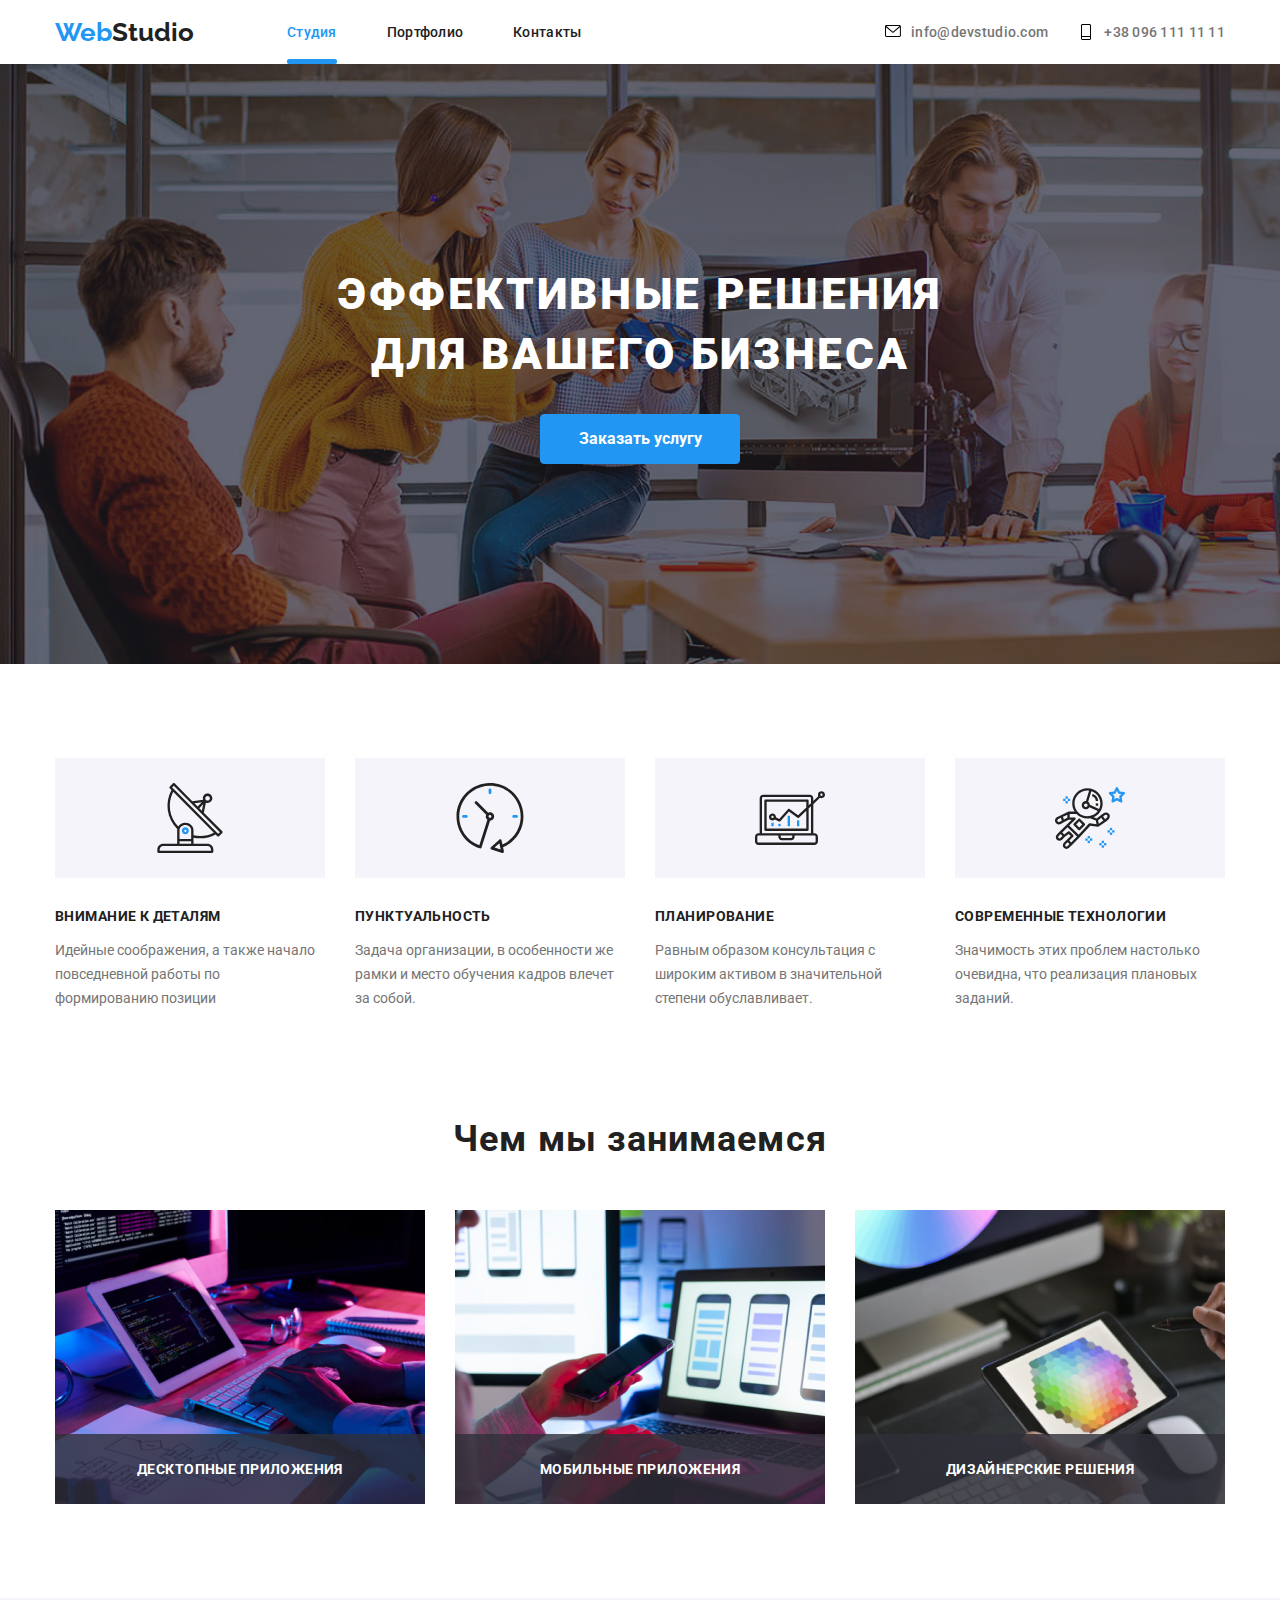
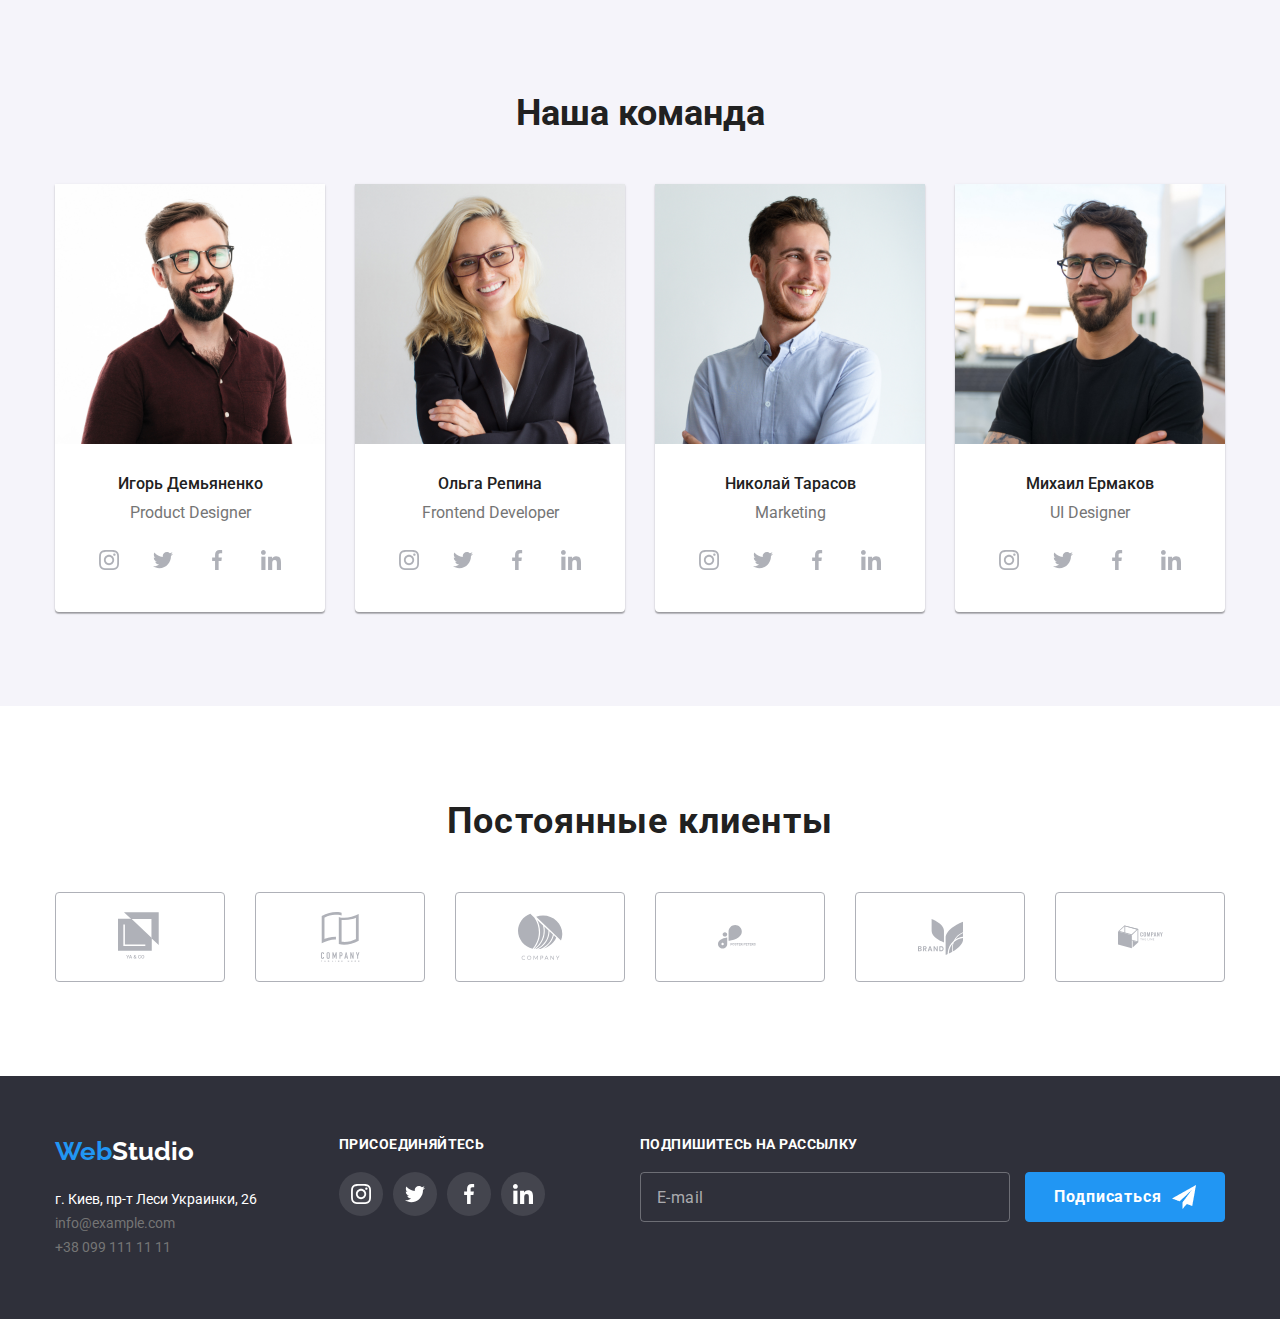
<file: index.html>
<!DOCTYPE html>
<html lang="en">

<head>
  <meta charset="UTF-8">
  <meta name="viewport" content="width=device-width, initial-scale=1.0">
  <link rel="stylesheet" href="https://cdnjs.cloudflare.com/ajax/libs/modern-normalize/1.0.0/modern-normalize.min.css">
  <link
    href="https://fonts.googleapis.com/css2?family=Raleway:wght@700;900&family=Roboto:ital,wght@0,100;0,400;0,500;0,700;0,900;1,400&display=swap"
    rel="stylesheet">
  <link rel="stylesheet" href="./css/main.min.css">
  <title>Web Studio</title>
</head>

<body>
  <header>
    <div class="container header-container">
      <nav class="header-navigation">
        <a href="./index.html" class="logo"><span class="logo-first">Web</span><span
            class="logo-second-black">Studio</span></a>
        <ul class="navigation">
          <li>
            <a class="current" href="./index.html">
              Студия
            </a>
          </li>
          <li>
            <a href="./portfolio.html">
              Портфолио
            </a>
          </li>
          <li>
            <a href="">
              Контакты
            </a>
          </li>
        </ul>
      </nav>
      <ul class="contact">
        <li>
          <a href="mailto:info@example.com" class="contact-text">
            <svg class="envelope">
              <use href="./img/sprite.svg#icon-envelope"></use>
            </svg>info@devstudio.com
          </a>
        </li>
        <li>
          <a href="tel:+380991111111" class="contact-text contact-text-vector">
            <svg class="vector">
              <use href="./img/sprite.svg#icon-vector"></use>
            </svg>+38 096 111 11 11</a>
        </li>
      </ul>
    </div>
  </header>
  <main>
    <section class="main-head">
      <h1>Эффективные решения<br />для вашего бизнеса</h1>
      <button class="button" type="button" data-modal-open>Заказать услугу</button>
    </section>
    <section class="advantages">
      <h2 class="visually-hidden">Наши преимущества</h2>
      <div class="container">
        <ul>
          <li class="advantages-items">
            <h3>
              Внимание к деталям
            </h3>
            <p>
              Идейные соображения, а также начало повседневной работы по формированию позиции
            </p>
          </li>
          <li class="advantages-items">
            <h3>
              Пунктуальность
            </h3>
            <p>
              Задача организации, в особенности же рамки и место обучения кадров влечет за собой.
            </p>
          </li>
          <li class="advantages-items">
            <h3>
              Планирование
            </h3>
            <p>
              Равным образом консультация с широким активом в значительной степени обуславливает.
            </p>
          </li>
          <li class="advantages-items">
            <h3>
              Современные технологии
            </h3>
            <p>
              Значимость этих проблем настолько очевидна, что реализация плановых заданий.
            </p>
          </li>
        </ul>
      </div>
    </section>
    <section class="work-types">
      <div class="container">
        <h2>Чем мы занимаемся</h2>
        <ul class="work-types-list">
          <li class="work-types-items">
            <a href=""><img src="./img/img.png" alt="Картинка" width="370"></a>
            <div class="description">
              <p>
                Десктопные приложения
              </p>
            </div>
          </li>
          <li class="work-types-items">
            <a href=""><img src="./img/img2.png" alt="Картинка" width="370"></a>
            <div class="description">
              <p>
                Мобильные приложения
              </p>
            </div>
          </li>
          <li class="work-types-items">
            <a href=""><img src="./img/img3.png" alt="Картинка" width="370"></a>
            <div class="description">
              <p>
                Дизайнерские решения
              </p>
            </div>
          </li>
        </ul>
      </div>
    </section>
    <section class="team">
      <div class="container">
        <h2>Наша команда</h2>
        <ul class="team-list">
          <li class="team-list-item">
            <img src="./img/photo/IgorDem.jpg" alt="Фото работника" width="270">
            <h3>Игорь Демьяненко</h3>
            <p>Product Designer</p>
            <div class="team-bottom-container">
              <div class="icon-container">
                <svg class="team-bottom-icon">
                  <use href="./img/sprite.svg#icon-instagram"></use>
                </svg>
              </div>
              <div class="icon-container">
                <svg class="team-bottom-icon">
                  <use href="./img/sprite.svg#icon-twitter"></use>
                </svg>
              </div>
              <div class="icon-container">
                <svg class="team-bottom-icon">
                  <use href="./img/sprite.svg#icon-facebook"></use>
                </svg>
              </div>
              <div class="icon-container">
                <svg class="team-bottom-icon">
                  <use href="./img/sprite.svg#icon-linkedin"></use>
                </svg>
              </div>
            </div>
          </li>
          <li class="team-list-item">
            <img src="./img/photo/OlgaRep.jpg" alt="Фото работника" width="270">
            <h3>Ольга Репина</h3>
            <p>Frontend Developer</p>
            <div class="team-bottom-container">
              <div class="icon-container">
                <svg class="team-bottom-icon">
                  <use href="./img/sprite.svg#icon-instagram"></use>
                </svg>
              </div>
              <div class="icon-container">
                <svg class="team-bottom-icon">
                  <use href="./img/sprite.svg#icon-twitter"></use>
                </svg>
              </div>
              <div class="icon-container">
                <svg class="team-bottom-icon">
                  <use href="./img/sprite.svg#icon-facebook"></use>
                </svg>
              </div>
              <div class="icon-container">
                <svg class="team-bottom-icon">
                  <use href="./img/sprite.svg#icon-linkedin"></use>
                </svg>
              </div>
            </div>
          </li>
          <li class="team-list-item">
            <img src="./img/photo/NicolayTar.jpg" alt="Фото работника" width="270">
            <h3>Николай Тарасов</h3>
            <p>Marketing</p>
            <div class="team-bottom-container">
              <div class="icon-container">
                <svg class="team-bottom-icon">
                  <use href="./img/sprite.svg#icon-instagram"></use>
                </svg>
              </div>
              <div class="icon-container">
                <svg class="team-bottom-icon">
                  <use href="./img/sprite.svg#icon-twitter"></use>
                </svg>
              </div>
              <div class="icon-container">
                <svg class="team-bottom-icon">
                  <use href="./img/sprite.svg#icon-facebook"></use>
                </svg>
              </div>
              <div class="icon-container">
                <svg class="team-bottom-icon">
                  <use href="./img/sprite.svg#icon-linkedin"></use>
                </svg>
              </div>
            </div>
          </li>
          <li class="team-list-item">
            <img src="./img/photo/MishaErm.jpg" alt="Фото работника" width="270">
            <h3>Михаил Ермаков</h3>
            <p>UI Designer</p>
            <div class="team-bottom-container">
              <div class="icon-container">
                <svg class="team-bottom-icon">
                  <use href="./img/sprite.svg#icon-instagram"></use>
                </svg>
              </div>
              <div class="icon-container">
                <svg class="team-bottom-icon">
                  <use href="./img/sprite.svg#icon-twitter"></use>
                </svg>
              </div>
              <div class="icon-container">
                <svg class="team-bottom-icon">
                  <use href="./img/sprite.svg#icon-facebook"></use>
                </svg>
              </div>
              <div class="icon-container">
                <svg class="team-bottom-icon">
                  <use href="./img/sprite.svg#icon-linkedin"></use>
                </svg>
              </div>
            </div>
          </li>
        </ul>
      </div>
    </section>
    <section class="our_client">
      <div class="container">
        <h2>Постоянные клиенты</h2>
        <ul class="client-list">
          <li class="client">
            <svg>
              <use href="./img/sprite-logo.svg#icon-logo-one"></use>
            </svg>
          </li>
          <li class="client"><svg>
              <use href="./img/sprite-logo.svg#icon-logo-two"></use>
            </svg></li>
          <li class="client"><svg>
              <use href="./img/sprite-logo.svg#icon-logo-three"></use>
            </svg></li>
          <li class="client"><svg>
              <use href="./img/sprite-logo.svg#icon-logo-four"></use>
            </svg></li>
          <li class="client"><svg>
              <use href="./img/sprite-logo.svg#icon-logo-five"></use>
            </svg></li>
          <li class="client"><svg>
              <use href="./img/sprite-logo.svg#icon-logo-six"></use>
            </svg></li>
        </ul>
      </div>
    </section>
  </main>
  <footer class="footer">
    <div class="container">
      <div class="footer-left-side">
        <div class="footer-adress">
          <a href="" class="logo"><span class="logo-first">Web</span><span class="logo-second-white">Studio</span></a>
          <ul class="footer-contact">
            <li>
              <p>г. Киев, пр-т Леси Украинки, 26</p>
            </li>
            <li>
              <a href="mailto:info@example.com">
                info@example.com
              </a>
            </li>
            <li>
              <a href="tel:+380991111111">+38 099 111 11 11</a>
            </li>
          </ul>
        </div>
        <div class="footer-link">
          <h2>присоединяйтесь</h2>
          <ul class="footer-link-item">
            <li class="icon">
              <svg class="">
                <use href="./img/sprite.svg#icon-instagram"></use>
              </svg>
            </li>
            <li class="icon">
              <svg class="">
                <use href="./img/sprite.svg#icon-twitter"></use>
              </svg>
            </li>
            <li class="icon">
              <svg class="">
                <use href="./img/sprite.svg#icon-facebook"></use>
              </svg>
            </li>
            <li class="icon">
              <svg class="">
                <use href="./img/sprite.svg#icon-linkedin"></use>
              </svg>
            </li>
          </ul>
        </div>
      </div>

      <div class="footer-form">
        <p>Подпишитесь на рассылку</p>
        <form action="#" class="form">
          <input type="text" class="input" placeholder="E-mail" required>
          <button type="submit" class="form-button">Подписаться</button>
        </form>
      </div>
    </div>
  </footer>
  <div class="backdrop is-hidden" data-modal>
    <div class="modal">
      <div class="modal-form-wrapper">
        <p>Оставьте свои данные, мы вам перезвоним</p>
        <form action="#" class="modal-form">
          <label class="modal-input-label">
            Имя
            <span class="input-wrapper">
              <input type="text" name="client-name" class="input modal-input" required>
              <svg class="input-svg">
                <use href="./img/sprite.svg#icon-bust"></use>
              </svg>
            </span>
          </label>
          <label class="modal-input-label">
            Телефон
            <span class="input-wrapper">
              <input type="text" name="client-phone" class="input modal-input" required>
              <svg class="input-svg">
                <use href="./img/sprite.svg#icon-phone"></use>
              </svg>
            </span>
          </label>
          <label class="modal-input-label">
            Почта
            <span class="input-wrapper">
              <input type="text" name="client-mail" class="input modal-input" required>
              <svg class="input-svg">
                <use href="./img/sprite.svg#icon-mail"></use>
              </svg>
            </span>
          </label>
          <label class="modal-input-label">
            Комментарий
            <textarea name="client-message" placeholder="Введите текст"></textarea>
          </label>
          <label class="policy">
            <input value="policy" type="checkbox" class="policy-input visually-hidden">
            <b>Соглашаюсь с рассылкой и принимаю &nbsp;<a href="#">Условия договора</a></b>
          </label>
          <span class="button-wrapper">
            <button type="submit" class="button">Отправить</button>
          </span>
        </form>
      </div>
      <div class="modal-close-icon" data-modal-close>
        <svg>
          <use href="./img/sprite.svg#icon-close"></use>
        </svg>
      </div>
    </div>
  </div>
  <script src="./js/modal.js"></script>
</body>

</html>
</file>
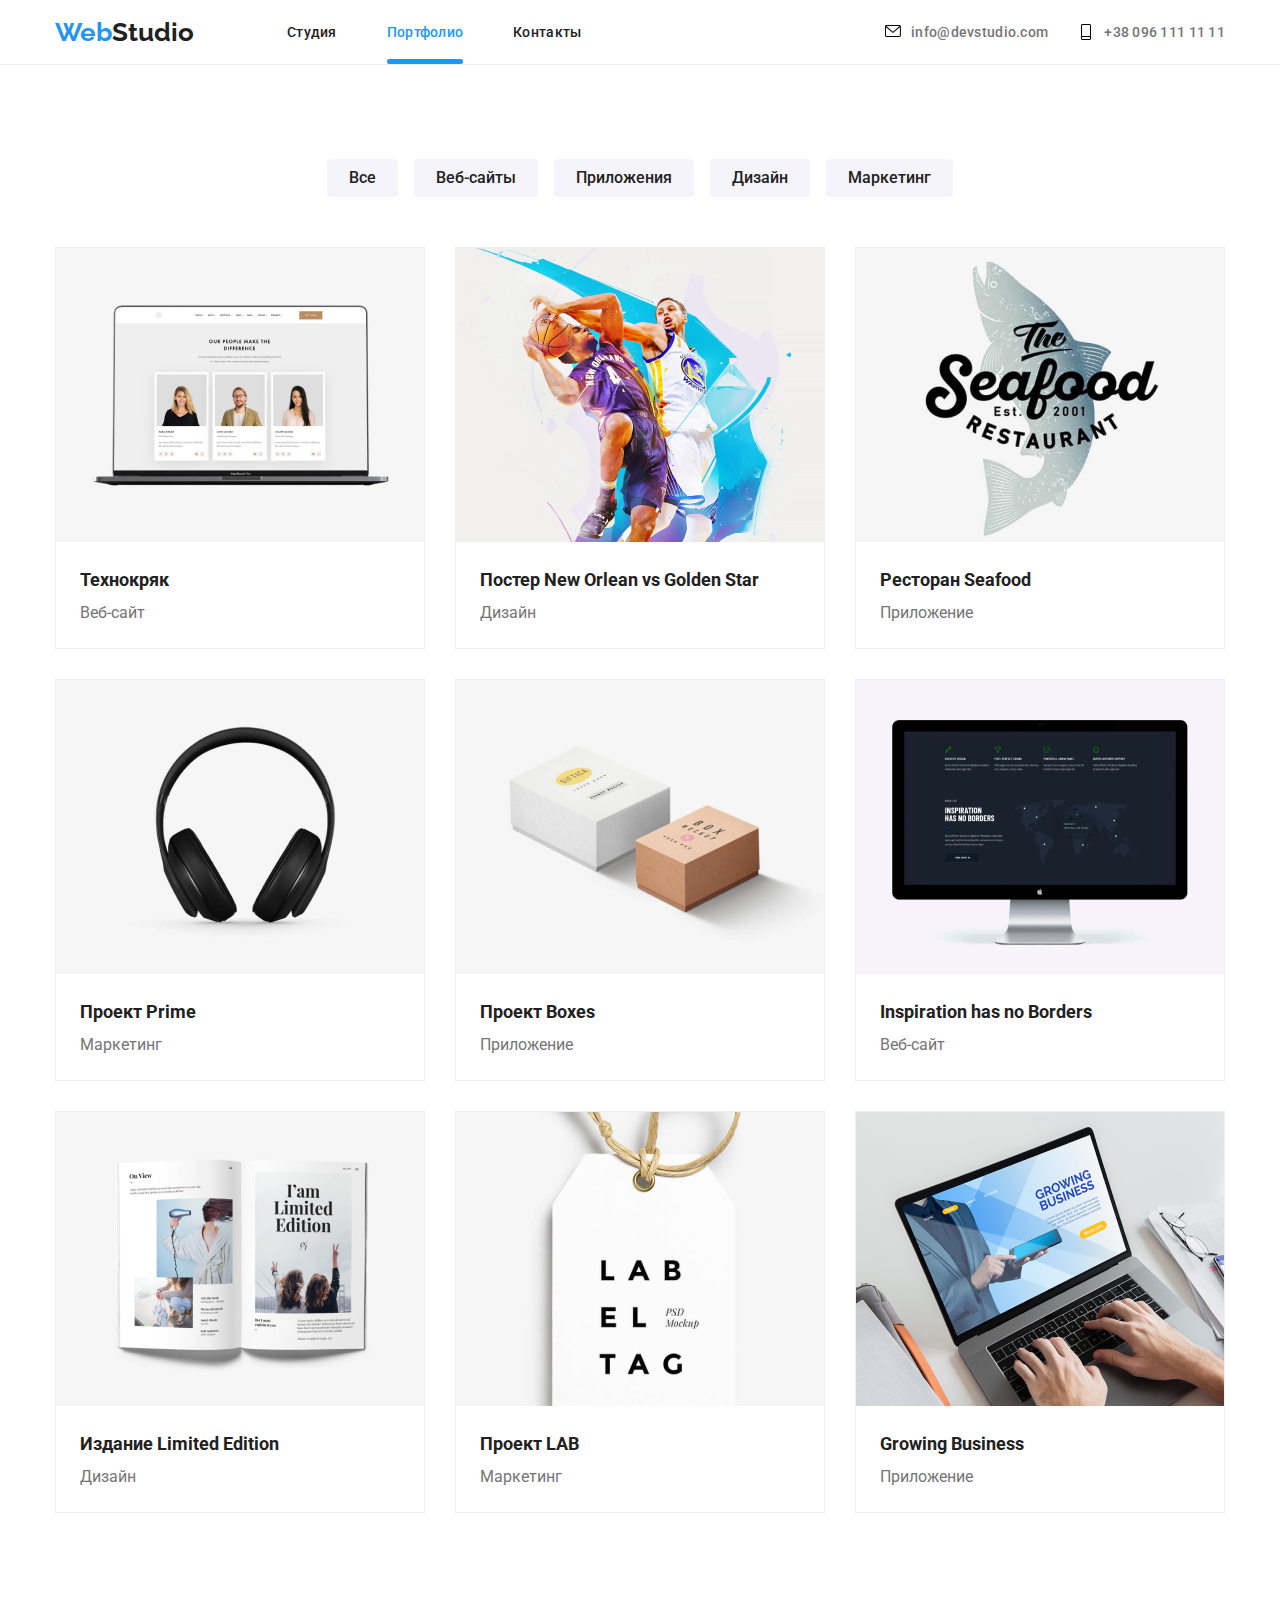
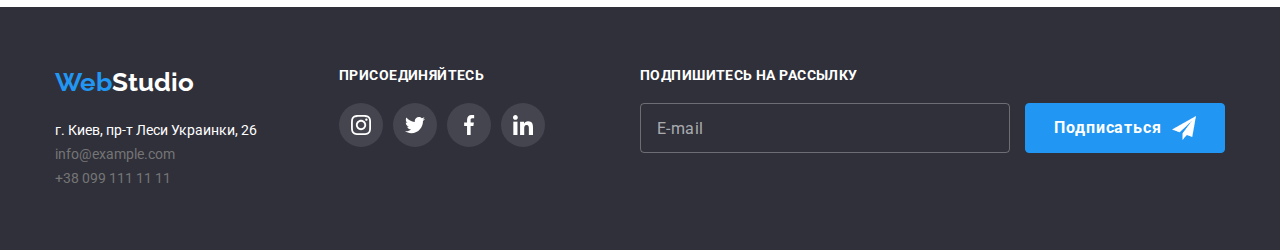
<file: portfolio.html>
<!DOCTYPE html>
<html lang="en">

<head>
  <meta charset="UTF-8">
  <meta name="viewport" content="width=device-width, initial-scale=1.0">
  <link
    href="https://fonts.googleapis.com/css2?family=Raleway:wght@700;900&family=Roboto:ital,wght@0,100;0,400;0,500;0,700;1,400&display=swap"
    rel="stylesheet">
  <link rel="stylesheet" href="./css/main.min.css">
  <link rel="stylesheet" href="https://cdnjs.cloudflare.com/ajax/libs/modern-normalize/1.0.0/modern-normalize.min.css">
  <title>Web Studio</title>
</head>

<body>
  <header class="portfolio-header">
    <div class="container header-container">
      <nav class="header-navigation">
        <a href="./index.html" class="logo"><span class="logo-first">Web</span><span
            class="logo-second-black">Studio</span></a>
        <ul class="navigation">
          <li>
            <a href="./index.html">
              Студия
            </a>
          </li>
          <li>
            <a class="current" href="./portfolio.html">
              Портфолио
            </a>
          </li>
          <li>
            <a href="">
              Контакты
            </a>
          </li>
        </ul>
      </nav>
      <ul class="contact">
        <li>
          <a href="mailto:info@example.com" class="contact-text">
            <svg class="envelope">
              <use href="./img/sprite.svg#icon-envelope"></use>
            </svg>info@devstudio.com
          </a>
        </li>
        <li>
          <a href="tel:+380991111111" class="contact-text contact-text-vector">
            <svg class="vector">
              <use href="./img/sprite.svg#icon-vector"></use>
            </svg>+38 096 111 11 11</a>
        </li>
      </ul>
    </div>
  </header>
  <main>
    <section class="portfolio">
      <div class="container">
        <div class="portfolio-nav">
          <button class="portf-nav-btn">Все</button>
          <button class="portf-nav-btn">Веб-сайты</button>
          <button class="portf-nav-btn">Приложения</button>
          <button class="portf-nav-btn">Дизайн</button>
          <button class="portf-nav-btn">Маркетинг</button>
        </div>
        <ul class="portfolio-item">
          <li class="item">
            <div class="item-image">
              <img src="./img/portfolio-image/img-one.png" alt="image" width="370" height="294">
              <div class="item-description">
                <p class="item-description-text">Технокряк это современная площадка распространения коронавируса.
                  Компании используют
                  эту платформу
                  для цифрового шпионажа и атак на защищённые сервера конкурентов.</p>
              </div>
            </div>
            <div class="item-text">
              <h2>Технокряк</h2>
              <p>Веб-сайт</p>
            </div>
          </li>
          <li class="item">
            <div class="item-image">
              <img src="./img/portfolio-image/img-two.png" alt="image" width="370" height="294">
              <div class="item-description">
                <p class="item-description-text">Технокряк это современная площадка распространения коронавируса.
                  Компании используют
                  эту платформу
                  для цифрового шпионажа и атак на защищённые сервера конкурентов.</p>
              </div>
            </div>
            <div class="item-text">
              <h2>Постер New Orlean vs Golden Star</h2>
              <p>Дизайн</p>
            </div>
          </li>
          <li class="item">
            <div class="item-image">
              <img src="./img/portfolio-image/img-three.png" alt="image" width="370" height="294">
              <div class="item-description">
                <p class="item-description-text">Технокряк это современная площадка распространения коронавируса.
                  Компании используют
                  эту платформу
                  для цифрового шпионажа и атак на защищённые сервера конкурентов.</p>
              </div>
            </div>
            <div class="item-text">
              <h2>Ресторан Seafood</h2>
              <p>Приложение</p>
            </div>
          </li>
          <li class="item">
            <div class="item-image">
              <img src="./img/portfolio-image/img-four.png" alt="image" width="370" height="294">
              <div class="item-description">
                <p class="item-description-text">Технокряк это современная площадка распространения коронавируса.
                  Компании используют
                  эту платформу
                  для цифрового шпионажа и атак на защищённые сервера конкурентов.</p>
              </div>
            </div>
            <div class="item-text">
              <h2>Проект Prime</h2>
              <p>Маркетинг</p>
            </div>
          </li>
          <li class="item">
            <div class="item-image">
              <img src="./img/portfolio-image/img-five.png" alt="image" width="370" height="294">
              <div class="item-description">
                <p class="item-description-text">Технокряк это современная площадка распространения коронавируса.
                  Компании используют
                  эту платформу
                  для цифрового шпионажа и атак на защищённые сервера конкурентов.</p>
              </div>
            </div>
            <div class="item-text">
              <h2>Проект Boxes</h2>
              <p>Приложение</p>
            </div>
          </li>
          <li class="item">
            <div class="item-image">
              <img src="./img/portfolio-image/img-six.png" alt="image" width="370" height="294">
              <div class="item-description">
                <p class="item-description-text">Технокряк это современная площадка распространения коронавируса.
                  Компании используют
                  эту платформу
                  для цифрового шпионажа и атак на защищённые сервера конкурентов.</p>
              </div>
            </div>
            <div class="item-text">
              <h2>Inspiration has no Borders</h2>
              <p>Веб-сайт</p>
            </div>
          </li>
          <li class="item">
            <div class="item-image">
              <img src="./img/portfolio-image/img-seven.png" alt="image" width="370" height="294">
              <div class="item-description">
                <p class="item-description-text">Технокряк это современная площадка распространения коронавируса.
                  Компании используют
                  эту платформу
                  для цифрового шпионажа и атак на защищённые сервера конкурентов.</p>
              </div>
            </div>
            <div class="item-text">
              <h2>Издание Limited Edition</h2>
              <p>Дизайн</p>
            </div>
          </li>
          <li class="item">
            <div class="item-image">
              <img src="./img/portfolio-image/img-eight.png" alt="image" width="370" height="294">
              <div class="item-description">
                <p class="item-description-text">Технокряк это современная площадка распространения коронавируса.
                  Компании используют
                  эту платформу
                  для цифрового шпионажа и атак на защищённые сервера конкурентов.</p>
              </div>
            </div>
            <div class="item-text">
              <h2>Проект LAB</h2>
              <p>Маркетинг</p>
            </div>
          </li>
          <li class="item">
            <div class="item-image">
              <img src="./img/portfolio-image/img-nine.png" alt="image" width="370" height="294">
              <div class="item-description">
                <p class="item-description-text">Технокряк это современная площадка распространения коронавируса.
                  Компании используют
                  эту платформу
                  для цифрового шпионажа и атак на защищённые сервера конкурентов.</p>
              </div>
            </div>
            <div class="item-text">
              <h2>Growing Business</h2>
              <p>Приложение</p>
            </div>
          </li>
        </ul>
      </div>
    </section>
  </main>
  <footer class="footer">
    <div class="container">
      <div class="footer-left-side">
        <div class="footer-adress">
          <a href="" class="logo"><span class="logo-first">Web</span><span class="logo-second-white">Studio</span></a>
          <ul class="footer-contact">
            <li>
              <p>г. Киев, пр-т Леси Украинки, 26</p>
            </li>
            <li>
              <a href="mailto:info@example.com">
                info@example.com
              </a>
            </li>
            <li>
              <a href="tel:+380991111111">+38 099 111 11 11</a>
            </li>
          </ul>
        </div>
        <div class="footer-link">
          <h2>присоединяйтесь</h2>
          <ul class="footer-link-item">
            <li class="icon">
              <svg class="">
                <use href="./img/sprite.svg#icon-instagram"></use>
              </svg>
            </li>
            <li class="icon">
              <svg class="">
                <use href="./img/sprite.svg#icon-twitter"></use>
              </svg>
            </li>
            <li class="icon">
              <svg class="">
                <use href="./img/sprite.svg#icon-facebook"></use>
              </svg>
            </li>
            <li class="icon">
              <svg class="">
                <use href="./img/sprite.svg#icon-linkedin"></use>
              </svg>
            </li>
          </ul>
        </div>
      </div>

      <div class="footer-form">
        <p>Подпишитесь на рассылку</p>
        <form action="#" class="form">
          <input type="text" class="input" placeholder="E-mail" required>
          <button type="submit" class="form-button">Подписаться</button>
        </form>
      </div>
    </div>
  </footer>
</body>

</html>
</file>
<file: css/main.min.css>
*{box-sizing:border-box}body{font-family:Roboto, sans-serif}ul{list-style-type:none}img{display:block}.container{width:1200px;padding:0px 15px;margin:0 auto}.logo{text-decoration:none;font-family:Raleway;font-style:normal;font-weight:bold;font-size:26px;line-height:31px}.logo-first{color:#2196F3}.logo-second-black{color:#212121}.logo-second-white{color:#fff}header{background-color:#ffffff;padding:0px;margin:0;box-sizing:border-box}.header-container{display:flex;justify-content:space-between}.header-navigation{display:flex;align-items:center}.navigation{padding-left:93px;display:flex;margin:0}.navigation a{text-decoration:none;font-family:Roboto;font-style:normal;font-weight:500;font-size:14px;line-height:16px;letter-spacing:0.02em;display:flex;align-items:center;height:100%}.navigation a:not(.current){color:#212121}.navigation a:hover{color:#2196F3}.navigation li{height:64px;display:flex;flex-direction:column;justify-content:center;position:relative}.navigation li:not(:last-child){margin-right:50px}.current{color:#2196F3}.current::after{content:"";display:block;width:100%;height:5px;background-color:#2196F3;border-radius:2px;position:absolute;bottom:0;left:0}.contact{color:#757575;list-style-type:none;font-family:Roboto;font-style:normal;font-weight:500;font-size:14px;line-height:16px;letter-spacing:0.02em;display:flex;align-items:center;justify-content:space-around;margin:0;padding:0}.contact li{display:block}.contact li:first-child{margin-right:30px}.contact .envelope{width:16px;height:12px;margin-right:10px;transition:fill 250ms cubic-bezier(0.4, 0, 0.2, 1)}.contact .vector{width:16px;height:18px;margin-right:10px;transition:fill 250ms cubic-bezier(0.4, 0, 0.2, 1)}.contact-text{color:#757575;text-decoration:none;display:flex;align-items:baseline;transition:color 250ms cubic-bezier(0.4, 0, 0.2, 1)}.contact-text:hover,.contact-text:focus{color:#2196F3;fill:#2196F3}.contact-text-vector{align-items:center}.main-head{background-color:#2F303A;color:#fff;text-transform:uppercase;font-family:Roboto;font-style:normal;font-weight:900;font-size:44px;line-height:60px;display:flex;flex-direction:column;align-items:center;padding:200px 0px;background-image:linear-gradient(to right, rgba(47,48,58,0.4), rgba(47,48,58,0.4)),url(../img/background-hero.jpg);background-repeat:no-repeat;background-size:cover}.main-head h1{margin:0px 0px 30px 0px;text-align:center;font-family:Roboto;font-style:normal;font-weight:900;font-size:44px;letter-spacing:0.06em}.button{color:#fff;background-color:#2196F3;border:1px solid #2196F3;border-radius:4px;width:200px;height:50px;font-family:Roboto;font-style:normal;font-weight:bold;font-size:16px;line-height:30px;margin:0;padding:0;cursor:pointer;transition:all 250ms cubic-bezier(0.4, 0, 0.2, 1);outline:none}.button:hover,.button:focus{border:1px solid #074f8a;font-size:18px;outline:none}.button:active{border:1px solid #074f8a;outline:none}.advantages{color:#757575;font-family:Roboto;font-weight:normal;font-size:14px;line-height:24px;font-style:normal;display:flex;justify-content:center;padding:94px 0px}.advantages ul{display:flex;justify-content:space-between;padding:0;margin:0}.advantages h3{color:#212121;font-family:Roboto;font-style:normal;font-weight:bold;font-size:14px;line-height:16px;letter-spacing:0.03em;text-transform:uppercase;margin-top:0}.advantages-items{width:270px}.advantages-items::before{content:"";display:block;width:270px;height:120px;background-color:#F5F4FA;background-repeat:no-repeat;background-position:center;margin-bottom:30px}.advantages-items:first-child::before{background-image:url(../img/svg/antenna.svg)}.advantages-items:nth-child(2)::before{background-image:url(../img/svg/clock.svg)}.advantages-items:nth-child(3)::before{background-image:url(../img/svg/diagram.svg)}.advantages-items:nth-child(4)::before{background-image:url(../img/svg/astronaut.svg)}.work-types{color:#212121;font-family:Roboto;font-weight:bold;font-size:36px;line-height:42px;font-style:normal;display:flex;flex-direction:column;align-items:center;padding-bottom:94px}.work-types h2{margin:0px 0px 50px 0px;font-family:Roboto;font-style:normal;font-weight:bold;font-size:36px;line-height:42px;letter-spacing:0.03em;color:#212121;text-align:center}.work-types-list{display:flex;margin:0;padding:0;justify-content:space-between}.description{width:100%;min-height:70px;background:rgba(47,48,58,0.8);position:absolute;bottom:0;left:0;display:flex;flex-direction:column;justify-content:center;cursor:pointer}.description p{font-family:Roboto;font-style:normal;font-weight:bold;font-size:14px;line-height:16px;text-align:center;letter-spacing:0.03em;text-transform:uppercase;color:#FFFFFF;margin:0}.work-types-items{margin:0;position:relative}.team{color:#212121;background-color:#F5F4FA;padding:94px 0px}.team p{color:#757575;font-family:Roboto;font-weight:normal;font-size:16px;line-height:19px;font-style:normal;margin:0}.team h2{font-family:Roboto;font-style:normal;font-weight:bold;font-size:36px;line-height:42px;margin-bottom:50px;margin-top:0;text-align:center}.team h3{font-family:Roboto;font-style:normal;font-weight:500;font-size:16px;line-height:19px;margin:30px 0px 10px 0px}.team-list{display:flex;margin:0;padding:0;justify-content:space-between}.team-list li{background-color:#ffffff;box-shadow:0px 1px 3px rgba(0,0,0,0.12),0px 1px 1px rgba(0,0,0,0.14),0px 2px 1px rgba(0,0,0,0.2);border-radius:0px 0px 4px 4px;text-align:center}.team-bottom-container{display:flex;padding:16px 32px 30px 32px;justify-content:space-between}.icon-container{width:44px;height:44px;background-color:#fff;border-radius:50%;display:flex;align-items:center;justify-content:center;transition:background-color 250ms cubic-bezier(0.4, 0, 0.2, 1)}.icon-container:hover,.icon-container:hover .team-bottom-icon{background-color:#2196F3;fill:#fff;cursor:pointer}.team-list-item svg{width:20px;height:20px;display:block;fill:#AFB1B8;background-color:#fff;transition:all 250ms cubic-bezier(0.4, 0, 0.2, 1)}.our_client{padding:94px 0}.our_client h2{text-align:center;margin:0;margin-bottom:50px;font-family:Roboto;font-style:normal;font-weight:bold;font-size:36px;line-height:42px;letter-spacing:0.03em;color:#212121}.our_client .client-list{display:flex;margin:0;padding:0;justify-content:space-between}.our_client .client-list .client{width:170px;height:90px;border:1px solid #AFB1B8;border-radius:4px;display:flex;justify-content:center;align-items:center;transition:border-color 250ms cubic-bezier(0.4, 0, 0.2, 1)}.our_client .client-list .client svg{width:45px;height:50px;fill:#AFB1B8;transition:fill 250ms cubic-bezier(0.4, 0, 0.2, 1)}.our_client .client-list .client:hover,.our_client .client-list .client:focus,.our_client .client-list .client:hover svg,.our_client .client-list .client:focus svg{fill:#2196F3;border-color:#2196F3;cursor:pointer}.footer{color:#757575;background-color:#2F303A;font-family:Roboto;font-style:normal;font-weight:normal;font-size:14px;line-height:24px;padding:60px 0}.footer p{color:#fff;margin:0}.footer a{text-decoration:none;color:#757575}.footer .container{display:flex}.footer-left-side{width:50%;display:flex;justify-content:space-between;padding-right:95px}.footer-left-side .footer-adress{display:flex;flex-direction:column;margin-right:70px}.footer-left-side .footer-adress .footer-contact{margin:20px 0px 0px 0px;padding:0}.footer-link{display:block}.footer-link h2{font-family:Roboto;font-style:normal;font-weight:bold;font-size:14px;line-height:16px;letter-spacing:0.03em;text-transform:uppercase;color:#FFFFFF;margin:0;margin-bottom:20px}.footer-link .footer-link-item{display:flex;margin:0;padding:0}.icon{width:44px;height:44px;background-color:rgba(255,255,255,0.1);border-radius:50%;display:flex;justify-content:center;align-items:center;transition:all 250ms cubic-bezier(0.4, 0, 0.2, 1)}.icon svg{width:20px;height:20px;fill:#fff}.icon:not(:last-child){margin-right:10px}.icon:hover{background-color:#2196F3;cursor:pointer}.portfolio{padding:94px 0px 94px 0px}.portfolio-header{border-bottom:1px solid #ECECEC}.portfolio-nav{display:flex;justify-content:center;margin:0px 0px 50px 0px;padding:0px}.portfolio-nav .portf-nav-btn{color:#212121;background-color:#F5F4FA;border:none;border-radius:4px;text-decoration:none;font-family:Roboto;font-style:normal;font-weight:500;font-size:16px;line-height:26px;padding:6px 22px;margin:0px 8px;transition:all 250ms cubic-bezier(0.4, 0, 0.2, 1)}.portfolio-nav .portf-nav-btn:hover,.portfolio-nav .portf-nav-btn:focus{color:#fff;background-color:#2196F3;border:none;border-radius:4px;text-decoration:none;outline:none;box-shadow:0px 3px 1px rgba(0,0,0,0.1),0px 1px 2px rgba(0,0,0,0.08),0px 2px 2px rgba(0,0,0,0.12)}.portfolio-nav li{margin:0px 8px;padding:6px 22px;background:#F5F4FA;border-radius:4px}.portfolio-item{color:#212121;display:flex;flex-wrap:wrap;padding:0;margin:-15px}.portfolio-item h2{font-family:Roboto;font-style:normal;font-weight:bold;font-size:18px;line-height:36px;margin:0}.portfolio-item img{width:370px;height:294px}.portfolio-item p{color:#757575;font-family:Roboto;font-style:normal;font-weight:normal;font-size:16px;line-height:30px;margin:0}.item-text{padding:20px 24px}.item{background-color:#ffffff;border:1px solid #EEEEEE;margin:15px;width:370px;position:relative}.item:hover{box-shadow:0px 1px 1px rgba(0,0,0,0.12),0px 4px 4px rgba(0,0,0,0.06),1px 4px 6px rgba(0,0,0,0.16);cursor:pointer}.item:hover .item-description{transform:translateY(-100%)}.item .item-image{position:relative;overflow:hidden}.item .item-image .item-description{width:100%;height:100%;background:rgba(33,150,243,0.9);display:flex;align-items:center;position:absolute;top:100%;left:0;transition:transform 250ms cubic-bezier(0.4, 0, 0.2, 1)}.item .item-image .item-description .item-description-text{padding:0 24px;font-family:Roboto;font-size:18px;line-height:28px;letter-spacing:0.03em;color:#FFFFFF}.backdrop{position:fixed;background:rgba(0,0,0,0.2);width:100%;height:100%;left:0;top:0;transition:all 250ms cubic-bezier(0.4, 0, 0.2, 1)}.modal{position:absolute;width:530px;height:580px;left:50%;top:50%;transform:translate(-50%, -50%);background:#FFFFFF;box-shadow:0px 1px 3px rgba(0,0,0,0.12),0px 1px 1px rgba(0,0,0,0.14),0px 2px 1px rgba(0,0,0,0.2);border-radius:4px}.modal svg{width:11px;height:11px}.modal-form{display:flex;flex-wrap:nowrap;flex-direction:column;align-items:center}.modal-form .button{color:#fff;background-color:#2196F3;border:1px solid #2196F3;border-radius:4px;width:200px;height:50px;font-family:Roboto;font-style:normal;font-weight:bold;font-size:16px;line-height:30px;letter-spacing:0.06em;cursor:pointer;outline:none;margin-top:30px}.modal-form .button:focus,.modal-form .button:hover{box-shadow:0px 4px 4px rgba(0,0,0,0.15)}.modal-form-wrapper{padding:40px}.modal-form-wrapper p{font-family:Roboto;font-style:normal;font-weight:bold;font-size:20px;line-height:23px;text-align:center;letter-spacing:0.03em;color:#212121;margin:0;margin-bottom:12px}.input-wrapper{position:relative;width:100%}.input-wrapper .modal-input{color:#212121;width:100%;height:40px;border:1px solid rgba(33,33,33,0.2);box-sizing:border-box;border-radius:4px;margin-top:4px;padding-left:40px}.input-wrapper .modal-input:focus,.input-wrapper .modal-input:focus+.input-svg{border-color:#2196F3;fill:#2196F3}.input-wrapper .input-svg{width:12px;height:12px;position:absolute;left:15px;top:53%;transform:translateY(-50%)}.modal-input-label{display:flex;flex-direction:column;width:100%;margin-bottom:10px;font-family:Roboto;font-size:12px;line-height:14px;letter-spacing:0.01em;color:#757575}.modal-input-label textarea{border:1px solid rgba(33,33,33,0.2);height:120px;border-radius:4px;resize:none;padding:12px 16px;margin-top:4px}.modal-input-label textarea::placeholder{font-family:Roboto;font-size:12px;line-height:14px;letter-spacing:0.01em;color:rgba(117,117,117,0.5)}.modal-input-label textarea:focus{outline:none;border-color:#2196F3}.policy{display:flex;align-items:center}.policy a{color:#2196F3}.policy b{font-family:Roboto;font-style:normal;font-weight:normal;font-size:14px;line-height:24px;letter-spacing:0.03em;color:#757575;margin:0;margin-left:10px;display:flex;align-items:center;cursor:pointer;user-select:none}.policy b::before{content:"";display:inline-block;width:16px;height:15px;margin-right:8px;margin-top:-3px;background:#FFFFFF;border:2px solid black;border-radius:4px}.policy-input:checked+b::before{background-image:url(../img/svg/chek.svg);background-repeat:no-repeat;background-size:cover;background-color:#2196F3;border:2px solid #2196F3;outline:none}.modal-close-icon{width:30px;height:30px;border:1px solid rgba(0,0,0,0.1);border-radius:50%;display:flex;align-items:center;justify-content:center;position:absolute;right:8px;top:8px;transition:all 250ms cubic-bezier(0.4, 0, 0.2, 1)}.modal-close-icon:hover{fill:#2196F3}.is-hidden{opacity:0;visibility:hidden;pointer-events:none;transform:scale(0)}.footer-form{width:50%}.footer-form p{font-family:Roboto;font-style:normal;font-weight:bold;font-size:14px;line-height:16px;letter-spacing:0.03em;text-transform:uppercase;color:#FFFFFF}.form{margin-top:20px;display:flex;justify-content:space-between}.form-button{color:#fff;background-color:#2196F3;border:1px solid #2196F3;border-radius:4px;width:200px;height:50px;font-family:Roboto;font-style:normal;font-weight:bold;font-size:16px;line-height:30px;letter-spacing:0.06em;margin:0;padding:0;cursor:pointer;display:inline-flex;align-items:center;justify-content:center;box-sizing:border-box}.form-button:focus{outline:none;border:1px solid #074f8a}.form-button::after{content:"";display:inline-block;width:24px;height:24px;background-image:url(../img/icon-send.png);margin-left:10px}.input{width:370px;height:50px;background:transparent;border:1px solid rgba(255,255,255,0.3);border-radius:4px;padding-left:16px;color:#fff;font-family:Roboto;font-style:normal;font-weight:normal;font-size:16px;line-height:20px;letter-spacing:0.03em;box-sizing:border-box}.input:focus{outline:none}.input:focus::placeholder{opacity:0}.input::placeholder{font-family:Roboto;font-style:normal;font-weight:normal;font-size:16px;line-height:20px;letter-spacing:0.03em;color:rgba(255,255,255,0.6)}.visually-hidden{position:absolute !important;clip:rect(1px 1px 1px 1px);clip:rect(1px, 1px, 1px, 1px);padding:0 !important;border:0 !important;height:1px !important;width:1px !important;overflow:hidden}
/*# sourceMappingURL=main.min.css.map */
</file>
